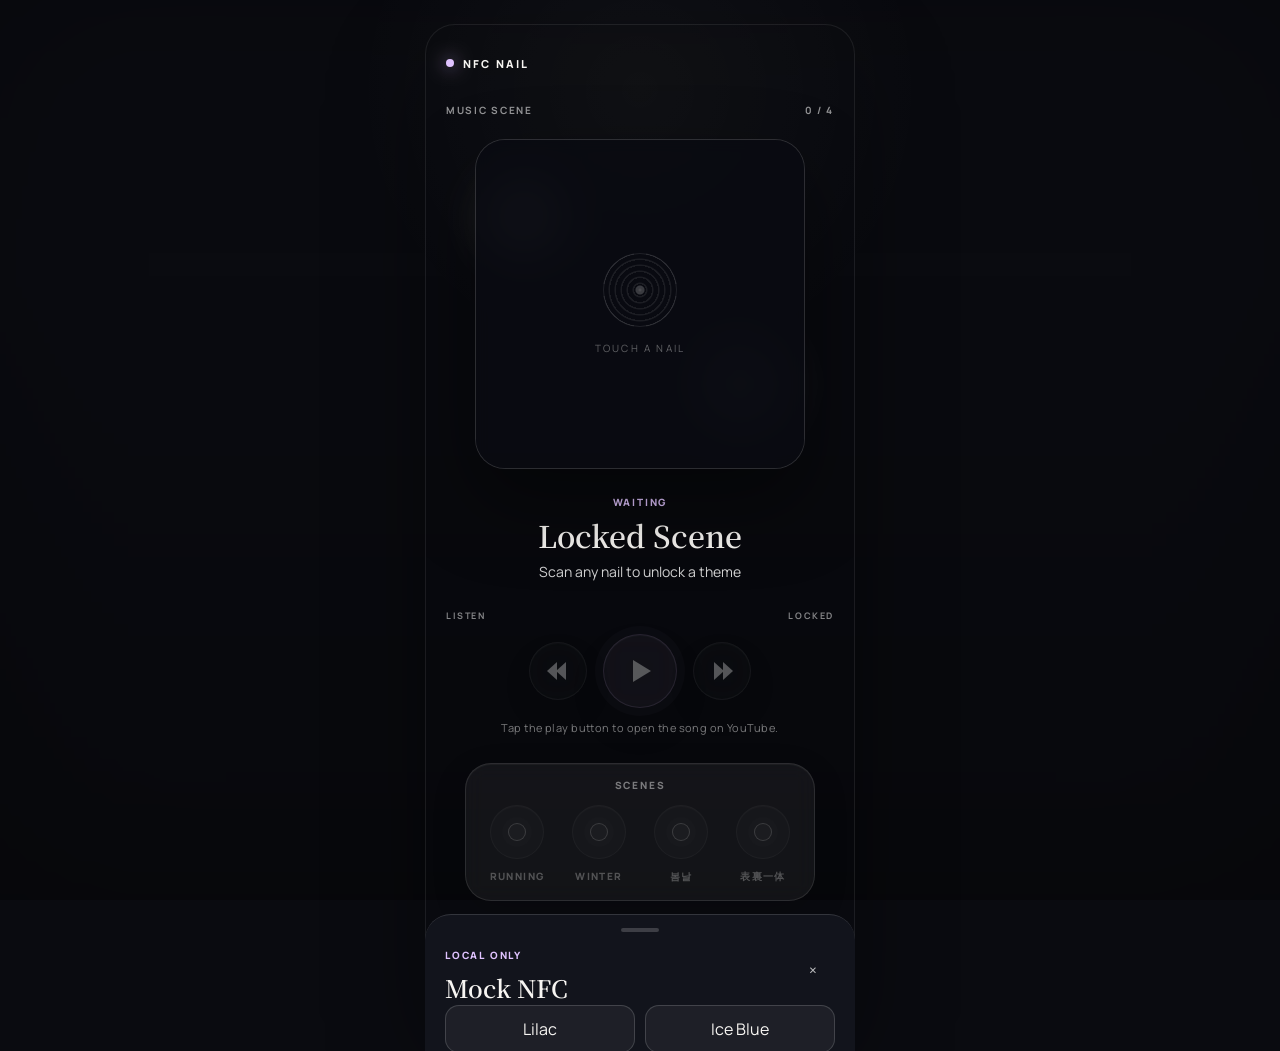
<file: index.html>
<!doctype html>
<html lang="zh-Hant">
<head>
  <meta charset="utf-8">
  <meta name="viewport" content="width=device-width,initial-scale=1,viewport-fit=cover">
  <meta name="google" content="notranslate">
  <meta http-equiv="Content-Language" content="en">
  <meta name="theme-color" content="#0c0c10">
  <title>NFC Nail — Music Scenes V14</title>
  <link rel="preconnect" href="https://fonts.googleapis.com">
  <link rel="preconnect" href="https://fonts.gstatic.com" crossorigin>
  <link href="https://fonts.googleapis.com/css2?family=Manrope:wght@400;500;600;700;800&family=Noto+Serif+TC:wght@500;600;700&display=swap" rel="stylesheet">
  <link rel="stylesheet" href="./styles.css">
</head>
<body translate="no" class="notranslate">
  <div class="bg">
    <div class="theme-layer theme-running">
      <div class="running-glow g1"></div>
      <div class="running-glow g2"></div>
      <div class="running-grid"></div>
      <div class="running-noise"></div>
    </div>

    <div class="theme-layer theme-winter">
      <div class="winter-ice ice1"></div>
      <div class="winter-ice ice2"></div>
      <div class="winter-snow" id="winterSnow"></div>
    </div>

    <div class="theme-layer theme-spring">
      <div class="spring-light"></div>
      <div class="spring-leaf l1"></div>
      <div class="spring-leaf l2"></div>
      <div class="spring-bloom"></div>
      <div class="spring-petals" id="springPetals"></div>
    </div>

    <div class="theme-layer theme-hyori">
      <div class="hyori-half hyori-white"></div>
      <div class="hyori-half hyori-black"></div>
      <div class="hyori-split"></div>
      <div class="hyori-orb o1"></div>
      <div class="hyori-orb o2"></div>
      <div class="hyori-bars"></div>
    </div>

    <div class="global-vignette"></div>
  </div>

  <main class="app">
    <header class="topbar">
      <div class="brand">
        <span class="brand-dot"></span>
        <span>NFC NAIL</span>
      </div>
      <button id="openDev" class="ghost-btn" aria-label="Open test panel" hidden>•••</button>
    </header>

    <section class="hero">
      <div class="hero-meta">
        <span id="metaLeft">MUSIC SCENE</span>
        <span id="metaRight">0 / 4</span>
      </div>

      <div class="cover-zone">
        <div class="cover-deco deco-a"></div>
        <div class="cover-deco deco-b"></div>
        <div class="cover-card" id="coverCard">
          <img id="coverImage" class="cover-image" alt="">
          <div id="coverPlaceholder" class="cover-placeholder">
            <div class="placeholder-disc"></div>
            <span>TOUCH A NAIL</span>
          </div>
          <div class="cover-shine"></div>
        </div>
      </div>

      <div class="title-block">
        <p id="eyebrow" class="eyebrow">WAITING</p>
        <h1 id="albumTitle">Locked Scene</h1>
        <p id="albumArtist" class="artist">Scan any nail to unlock a theme</p>
      </div>

    <section class="player-strip" aria-label="Player controls">
      <div class="player-strip-head">
        <span>LISTEN</span>
        <span id="playerState">LOCKED</span>
      </div>

      <div class="transport">
        <button id="prevTrack" class="transport-btn" aria-label="Previous scene" disabled>
          <span class="icon prev" aria-hidden="true"></span>
        </button>

        <button id="playLink" class="transport-btn play-btn" aria-label="Open on YouTube" disabled>
          <span class="icon play" aria-hidden="true"></span>
        </button>

        <button id="nextTrack" class="transport-btn" aria-label="Next scene" disabled>
          <span class="icon next" aria-hidden="true"></span>
        </button>
      </div>

      <p class="transport-hint">Tap the play button to open the song on YouTube.</p>
    </section>

      <section class="selector-shell">
        <div class="selector-title">SCENES</div>
        <nav id="collection" class="collection" aria-label="Scene selector"></nav>
      </section>
    </section>

    <section class="utility">
      <button id="copyCurrent" disabled>Copy current link</button>
      <button id="resetProgress">Reset collection</button>
    </section>

    <footer>LOCAL PROTOTYPE V14 · INLINE PLAYER CONTROLS</footer>
  </main>

  <div id="toast" class="toast" role="status" aria-live="polite"></div>

  <div id="devSheet" class="sheet" aria-hidden="true">
    <button id="closeDevScrim" class="sheet-scrim" aria-label="Close"></button>
    <section class="sheet-card">
      <div class="sheet-handle"></div>
      <div class="sheet-head">
        <div>
          <p class="eyebrow">LOCAL ONLY</p>
          <h2>Mock NFC</h2>
        </div>
        <button id="closeDev" class="ghost-btn" aria-label="Close">×</button>
      </div>
      <div class="scan-grid">
        <button data-scan="A">Lilac</button>
        <button data-scan="B">Ice Blue</button>
        <button data-scan="C">Blue / Cream</button>
        <button data-scan="D">Black / White</button>
      </div>
      <button id="randomScan" class="full-btn">Random switch</button>
    </section>
  </div>

  <script src="./app.js"></script>
</body>
</html>
</file>
<file: styles.css>
:root{
  --text:#f7f5f2;
  --muted:rgba(247,245,242,.70);
  --panel:rgba(10,12,18,.34);
  --panel-border:rgba(255,255,255,.12);
  --accent:#e0c3ff;
  --accent-rgb:224,195,255;
  --shadow:0 34px 80px rgba(0,0,0,.44);
}

*{box-sizing:border-box}
html{background:#0a0b10;color-scheme:dark}
body{
  margin:0;
  min-height:100dvh;
  color:var(--text);
  font-family:"Manrope",-apple-system,BlinkMacSystemFont,"Segoe UI",sans-serif;
  overflow-x:hidden;
  background:#0a0b10;
}
button{font:inherit;color:inherit}
button:focus-visible{outline:2px solid rgba(255,255,255,.9);outline-offset:3px}

.bg,.theme-layer,.global-vignette{position:fixed;inset:0}
.bg{z-index:0;overflow:hidden}
.theme-layer{opacity:0;transition:opacity .45s ease, background .45s ease;pointer-events:none}
.global-vignette{
  background:
    radial-gradient(circle at 50% 10%, rgba(255,255,255,.03), transparent 28%),
    linear-gradient(180deg, rgba(0,0,0,.03), transparent 30%, rgba(0,0,0,.22) 100%);
  box-shadow:inset 0 0 160px rgba(0,0,0,.16);
  pointer-events:none;
}

[data-theme="running"] .theme-running,
[data-theme="winter"] .theme-winter,
[data-theme="spring"] .theme-spring,
[data-theme="hyori"] .theme-hyori{opacity:1}

.theme-running{
  background:
    radial-gradient(circle at 18% 22%, rgba(245,226,255,.26), transparent 18%),
    radial-gradient(circle at 82% 28%, rgba(221,184,255,.22), transparent 18%),
    linear-gradient(180deg, #9d81c8 0%, #7e68a5 42%, #564975 100%);
}
.running-glow{
  position:absolute;width:38vh;height:38vh;border-radius:50%;
  filter:blur(18px);
  background:radial-gradient(circle, rgba(255,255,255,.16), rgba(245,204,255,.10) 45%, transparent 70%);
  opacity:.84;
}
.running-glow.g1{left:-8vh;top:10vh}
.running-glow.g2{right:-9vh;bottom:8vh}
.running-grid{
  position:absolute;inset:0;
  background:
    linear-gradient(rgba(255,255,255,.04) 1px, transparent 1px),
    linear-gradient(90deg, rgba(255,255,255,.035) 1px, transparent 1px);
  background-size:28px 28px;
  opacity:.12;
}
.running-noise{
  position:absolute;inset:0;
  background:repeating-linear-gradient(to bottom, transparent 0 5px, rgba(255,255,255,.04) 6px 6px);
  opacity:.20;
}

.theme-winter{
  background:
    radial-gradient(circle at 50% 12%, rgba(250,253,255,.38), transparent 17%),
    linear-gradient(180deg, #e4f4ff 0%, #abd9ff 38%, #67afe7 100%);
}
.winter-ice{
  position:absolute;width:240px;height:240px;border-radius:50%;
  border:1px solid rgba(255,255,255,.16);
  box-shadow:0 0 0 14px rgba(255,255,255,.03), inset 0 0 50px rgba(255,255,255,.08);
  opacity:.54;
}
.ice1{left:-60px;top:-42px}
.ice2{right:-70px;bottom:-46px}
.winter-snow,.spring-petals{position:absolute;inset:0;overflow:hidden}
.snow{
  position:absolute;width:5px;height:5px;border-radius:50%;
  background:rgba(255,255,255,.96);
  box-shadow:0 0 10px rgba(255,255,255,.74);
  animation:snowFall linear infinite;
}
@keyframes snowFall{
  from{transform:translate3d(0,-12vh,0)}
  to{transform:translate3d(18px,108vh,0)}
}

.theme-spring{
  background:
    radial-gradient(circle at 72% 16%, rgba(255,250,213,.34), transparent 17%),
    linear-gradient(180deg, #9fd5f2 0%, #c5e9f6 32%, #f3d98b 100%);
}
.spring-light{
  position:absolute;inset:0;
  background:
    radial-gradient(circle at 76% 16%, rgba(255,246,198,.54), transparent 18%),
    radial-gradient(circle at 18% 68%, rgba(255,255,255,.12), transparent 18%);
}
.spring-bloom{
  position:absolute;left:0;right:0;bottom:-8vh;height:30vh;
  background:radial-gradient(ellipse at center, rgba(255,239,170,.30), transparent 62%);
}
.spring-leaf{
  position:absolute;width:180px;height:280px;
  background:
    radial-gradient(ellipse at 20% 15%, rgba(72,120,72,.44) 0 8%, transparent 9%),
    radial-gradient(ellipse at 62% 32%, rgba(72,120,72,.44) 0 8%, transparent 9%),
    radial-gradient(ellipse at 45% 65%, rgba(72,120,72,.44) 0 8%, transparent 9%),
    radial-gradient(ellipse at 75% 85%, rgba(72,120,72,.44) 0 8%, transparent 9%);
  filter:blur(10px);
  opacity:.16;
}
.spring-leaf.l1{left:-30px;top:12%;transform:rotate(-22deg)}
.spring-leaf.l2{right:-44px;bottom:8%;transform:rotate(28deg)}
.petal{
  position:absolute;width:11px;height:8px;
  background:rgba(255,255,240,.90);
  border-radius:80% 20% 80% 20%;
  animation:petalFall linear infinite;
}
@keyframes petalFall{
  from{transform:translate3d(0,-10vh,0) rotate(0)}
  to{transform:translate3d(36px,108vh,0) rotate(420deg)}
}

.theme-hyori{
  background:linear-gradient(90deg, #f3f3f3 0 50%, #090909 50% 100%);
}
.hyori-half{position:absolute;top:0;bottom:0;width:50%}
.hyori-white{left:0;background:linear-gradient(180deg, rgba(255,255,255,.14), rgba(255,255,255,.02))}
.hyori-black{right:0;background:linear-gradient(180deg, rgba(0,0,0,.06), rgba(0,0,0,.22))}
.hyori-split{
  position:absolute;top:0;bottom:0;left:50%;width:4px;transform:translateX(-50%);
  background:linear-gradient(180deg, transparent, rgba(118,118,118,.78), transparent);
  box-shadow:0 0 24px rgba(127,127,127,.34);
}
.hyori-orb{
  position:absolute;width:28vh;height:28vh;border-radius:50%;
  filter:blur(4px);
}
.hyori-orb.o1{left:12%;top:14%;background:radial-gradient(circle, rgba(0,0,0,.20), transparent 70%)}
.hyori-orb.o2{right:10%;bottom:14%;background:radial-gradient(circle, rgba(255,255,255,.24), transparent 70%)}
.hyori-bars{
  position:absolute;inset:0;
  background:
    repeating-linear-gradient(135deg, rgba(255,255,255,.06) 0 14px, transparent 14px 38px),
    repeating-linear-gradient(-135deg, rgba(0,0,0,.08) 0 18px, transparent 18px 44px);
  mix-blend-mode:overlay;opacity:.40;
}

.app{
  position:relative;z-index:1;width:100%;max-width:430px;min-height:100dvh;
  margin:0 auto;padding:calc(14px + env(safe-area-inset-top)) 20px calc(24px + env(safe-area-inset-bottom));
}
.topbar{display:flex;align-items:center;justify-content:space-between;min-height:48px}
.brand{display:flex;align-items:center;gap:9px;font-size:11px;font-weight:800;letter-spacing:.2em}
.brand-dot{
  width:8px;height:8px;border-radius:50%;background:var(--accent);
  box-shadow:0 0 18px rgba(var(--accent-rgb),.9);
}
.ghost-btn{width:44px;height:44px;border:0;border-radius:50%;background:transparent;color:rgba(255,255,255,.72);cursor:pointer}

.hero-meta{
  display:flex;justify-content:space-between;align-items:center;
  margin-top:16px;color:rgba(255,255,255,.56);font-size:10px;font-weight:700;letter-spacing:.17em;
}
.cover-zone{position:relative;width:min(82vw,330px);aspect-ratio:1;margin:22px auto 0}
.cover-deco{position:absolute;border-radius:50%;filter:blur(18px);opacity:.72}
.deco-a{width:120px;height:120px;background:radial-gradient(circle, rgba(255,255,255,.28), transparent 70%);left:-12px;top:18px}
.deco-b{width:150px;height:150px;background:radial-gradient(circle, rgba(255,255,255,.16), transparent 70%);right:-10px;bottom:10px}
.cover-card{
  position:absolute;inset:0;border-radius:30px;overflow:hidden;
  background:rgba(8,10,15,.48);border:1px solid rgba(255,255,255,.15);
  box-shadow:var(--shadow);backdrop-filter:blur(8px);
  transition:transform .35s ease, box-shadow .35s ease;
}
.cover-card.loaded{transform:translateY(-4px);box-shadow:0 38px 90px rgba(0,0,0,.50), 0 0 0 1px rgba(255,255,255,.16)}
.cover-image{position:absolute;inset:0;width:100%;height:100%;object-fit:cover;display:none}
.cover-placeholder{
  position:absolute;inset:0;display:grid;place-content:center;justify-items:center;gap:14px;
  background:rgba(10,12,18,.72);color:rgba(255,255,255,.36);font-size:10px;letter-spacing:.22em;
}
.placeholder-disc{
  width:74px;height:74px;border-radius:50%;
  background:
    radial-gradient(circle, rgba(255,255,255,.20) 0 4px, transparent 5px),
    repeating-radial-gradient(circle, rgba(255,255,255,.08) 0 1px, transparent 2px 6px);
  border:1px solid rgba(255,255,255,.09);
}
.cover-shine{
  position:absolute;inset:-20%;
  background:linear-gradient(110deg, transparent 38%, rgba(255,255,255,.16) 50%, transparent 62%);
  transform:translateX(-120%);
}
.cover-card.flash .cover-shine{animation:shine .9s ease}
@keyframes shine{to{transform:translateX(120%)}}

.title-block{margin-top:26px;text-align:center}
.eyebrow{margin:0 0 8px;color:var(--accent);font-size:10px;font-weight:800;letter-spacing:.18em}
h1,h2{font-family:"Noto Serif TC", serif;font-weight:600}
h1{margin:0;font-size:30px;line-height:1.2}
.artist{margin:9px 0 0;color:rgba(255,255,255,.82);font-size:14px}

.selector-shell{
  margin:28px auto 0;max-width:350px;padding:14px 16px 16px;
  border-radius:26px;
  background:rgba(255,255,255,.055);
  border:1px solid rgba(255,255,255,.10);
  box-shadow:0 12px 34px rgba(0,0,0,.16), inset 0 1px 0 rgba(255,255,255,.04);
  backdrop-filter:blur(10px);
}
.selector-title{
  text-align:center;
  color:rgba(255,255,255,.44);
  font-size:10px;font-weight:800;letter-spacing:.18em;
  margin-bottom:13px;
}
.collection{
  display:grid;
  grid-template-columns:repeat(4,1fr);
  gap:12px;
}
.collect-btn{
  min-height:76px;
  border:0;background:transparent;padding:0;
  display:grid;justify-items:center;align-content:start;gap:10px;
  cursor:pointer;
  transition:transform .18s ease, opacity .18s ease;
}
.collect-btn:hover{transform:translateY(-1px)}
.collect-btn:disabled{opacity:.36;cursor:default}
.collect-orb-wrap{
  width:54px;height:54px;border-radius:50%;
  display:grid;place-items:center;
  background:rgba(255,255,255,.04);
  border:1px solid rgba(255,255,255,.10);
  box-shadow:inset 0 1px 0 rgba(255,255,255,.05);
  transition:background .2s ease, border-color .2s ease, box-shadow .2s ease, transform .2s ease;
}
.collect-btn.current .collect-orb-wrap{
  background:rgba(255,255,255,.10);
  border-color:rgba(255,255,255,.22);
  transform:scale(1.03);
}
.collect-orb{
  width:18px;height:18px;border-radius:50%;
  background:rgba(255,255,255,.06);
  border:1px solid rgba(255,255,255,.42);
  box-shadow:0 0 0 6px rgba(255,255,255,.02);
  transition:background .25s ease, box-shadow .25s ease;
}
.collect-btn.collected .collect-orb{
  background:var(--light);
  box-shadow:
    0 0 0 7px color-mix(in srgb, var(--light) 15%, transparent),
    0 0 18px color-mix(in srgb, var(--light) 65%, transparent);
}
.collect-label{
  font-size:10px;font-weight:800;letter-spacing:.14em;
  color:rgba(255,255,255,.74);
  text-align:center;
}

.player-strip{
  margin-top:28px;
  display:flex;
  flex-direction:column;
  align-items:center;
  gap:12px;
}
.player-strip-head{
  width:100%;
  display:flex;
  justify-content:space-between;
  align-items:center;
  color:rgba(255,255,255,.50);
  font-size:9px;
  font-weight:700;
  letter-spacing:.18em;
}
.transport{
  display:flex;
  align-items:center;
  justify-content:center;
  gap:16px;
}
.transport-btn{
  width:58px;
  height:58px;
  border:1px solid rgba(255,255,255,.14);
  border-radius:50%;
  background:rgba(255,255,255,.055);
  box-shadow:
    inset 0 1px 0 rgba(255,255,255,.05),
    0 14px 34px rgba(0,0,0,.20);
  backdrop-filter:blur(12px);
  -webkit-backdrop-filter:blur(12px);
  display:grid;
  place-items:center;
  cursor:pointer;
  transition:transform .18s ease, background .18s ease, border-color .18s ease, opacity .18s ease;
}
.transport-btn:hover:not(:disabled){
  transform:translateY(-1px) scale(1.02);
  background:rgba(255,255,255,.09);
  border-color:rgba(255,255,255,.22);
}
.transport-btn:active:not(:disabled){
  transform:translateY(0) scale(.98);
}
.transport-btn:disabled{
  opacity:.34;
  cursor:not-allowed;
}
.play-btn{
  width:74px;
  height:74px;
  background:rgba(var(--accent-rgb),.16);
  border-color:rgba(var(--accent-rgb),.34);
  box-shadow:
    0 0 0 8px rgba(var(--accent-rgb),.06),
    0 18px 40px rgba(0,0,0,.24),
    inset 0 1px 0 rgba(255,255,255,.08);
}
.play-btn:hover:not(:disabled){
  background:rgba(var(--accent-rgb),.24);
  border-color:rgba(var(--accent-rgb),.50);
}
.icon{position:relative;display:block}
.icon.play{
  width:0;height:0;
  border-top:11px solid transparent;
  border-bottom:11px solid transparent;
  border-left:18px solid rgba(255,255,255,.96);
  margin-left:4px;
}
.icon.prev,.icon.next{
  width:22px;height:18px;
}
.icon.prev::before,.icon.prev::after,.icon.next::before,.icon.next::after{
  content:"";
  position:absolute;
  top:0;
  width:0;height:0;
  border-top:9px solid transparent;
  border-bottom:9px solid transparent;
}
.icon.prev::before{left:0;border-right:10px solid rgba(255,255,255,.92)}
.icon.prev::after{left:9px;border-right:10px solid rgba(255,255,255,.92)}
.icon.next::before{right:0;border-left:10px solid rgba(255,255,255,.92)}
.icon.next::after{right:9px;border-left:10px solid rgba(255,255,255,.92)}
.transport-hint{
  margin:0;
  color:rgba(255,255,255,.46);
  font-size:11px;
  letter-spacing:.04em;
  text-align:center;
}

.utility{
  padding-top:22px;display:flex;justify-content:center;flex-wrap:wrap;gap:10px;
}
.utility button{
  min-height:44px;padding:0 14px;border:0;background:transparent;
  color:rgba(255,255,255,.50);text-decoration:underline;text-underline-offset:4px;cursor:pointer;
}
#copyCurrent[disabled]{opacity:.28;cursor:not-allowed}

footer{
  padding:18px 0 4px;text-align:center;color:rgba(255,255,255,.26);
  font-size:9px;letter-spacing:.16em;
}

.toast{
  position:fixed;left:50%;bottom:calc(24px + env(safe-area-inset-bottom));transform:translate(-50%, 12px);
  opacity:0;pointer-events:none;z-index:50;background:rgba(247,243,238,.96);color:#14151a;
  border-radius:999px;padding:11px 15px;font-size:12px;font-weight:800;box-shadow:0 16px 42px rgba(0,0,0,.36);transition:.22s ease;
}
.toast.show{opacity:1;transform:translate(-50%, 0)}

.sheet{position:fixed;inset:0;z-index:60;pointer-events:none}
.sheet.open{pointer-events:auto}
.sheet-scrim{position:absolute;inset:0;border:0;background:rgba(0,0,0,.64);opacity:0;transition:.2s}
.sheet-card{
  position:absolute;left:0;right:0;bottom:0;width:min(100%,430px);margin:auto;
  background:#12141c;border-top:1px solid rgba(255,255,255,.14);border-radius:26px 26px 0 0;
  padding:9px 20px calc(24px + env(safe-area-inset-bottom));transform:translateY(105%);transition:.28s cubic-bezier(.2,.8,.2,1);
}
.sheet.open .sheet-scrim{opacity:1}
.sheet.open .sheet-card{transform:translateY(0)}
.sheet-handle{width:38px;height:4px;border-radius:999px;margin:4px auto 16px;background:rgba(255,255,255,.18)}
.sheet-head{display:flex;justify-content:space-between;align-items:flex-start}
.sheet-head h2{margin:0;font-size:24px}
.scan-grid{display:grid;grid-template-columns:repeat(2,1fr);gap:10px}
.scan-grid button,.full-btn{
  min-height:48px;border-radius:14px;border:1px solid rgba(255,255,255,.16);background:rgba(255,255,255,.05);cursor:pointer;
}
.full-btn{width:100%;margin-top:10px}

[data-theme="running"]{--accent:#ebd6ff;--accent-rgb:235,214,255}
[data-theme="winter"]{--accent:#f0fbff;--accent-rgb:240,251,255}
[data-theme="spring"]{--accent:#fff0aa;--accent-rgb:255,240,170}
[data-theme="hyori"]{--accent:#ffffff;--accent-rgb:255,255,255}

[data-theme="hyori"] .app{color:#f5f5f5}
[data-theme="hyori"] .cover-card,
[data-theme="hyori"] .player-strip,
[data-theme="hyori"] .selector-shell{
  background:rgba(0,0,0,.24);
}
[data-theme="hyori"] .cover-card,
[data-theme="hyori"] .player-strip,
[data-theme="hyori"] .selector-shell{
  border-color:rgba(255,255,255,.16);
}

@media (min-width:600px){
  body{padding:24px 0}
  .app{
    min-height:calc(100dvh - 48px);
    border-radius:30px;overflow:hidden;background:rgba(8,10,15,.05);
    border:1px solid rgba(255,255,255,.08);box-shadow:0 36px 96px rgba(0,0,0,.36);
  }
}
@media (prefers-reduced-motion:reduce){
  *,*::before,*::after{animation-duration:.001ms !important;animation-iteration-count:1 !important;transition-duration:.001ms !important}
}

[data-theme="spring"] .cover-card{
  background:linear-gradient(180deg,#9fd8ef 0%,#f4df9c 100%);
}
[data-theme="spring"] .cover-image{
  object-fit:contain;
  object-position:center;
  background:linear-gradient(180deg,#9fd8ef 0%,#f4df9c 100%);
}

[data-theme="spring"] .cover-image{
  object-fit:cover;
  object-position:center 55%;
  background:linear-gradient(180deg,#79c5ef 0%,#f5d77a 100%);
}

.notranslate{
  unicode-bidi: plaintext;
}

[data-theme="hyori"] .transport-btn{
  background:rgba(0,0,0,.18);
}
[data-theme="hyori"] .play-btn{
  background:rgba(255,255,255,.12);
  border-color:rgba(255,255,255,.24);
}
</file>
